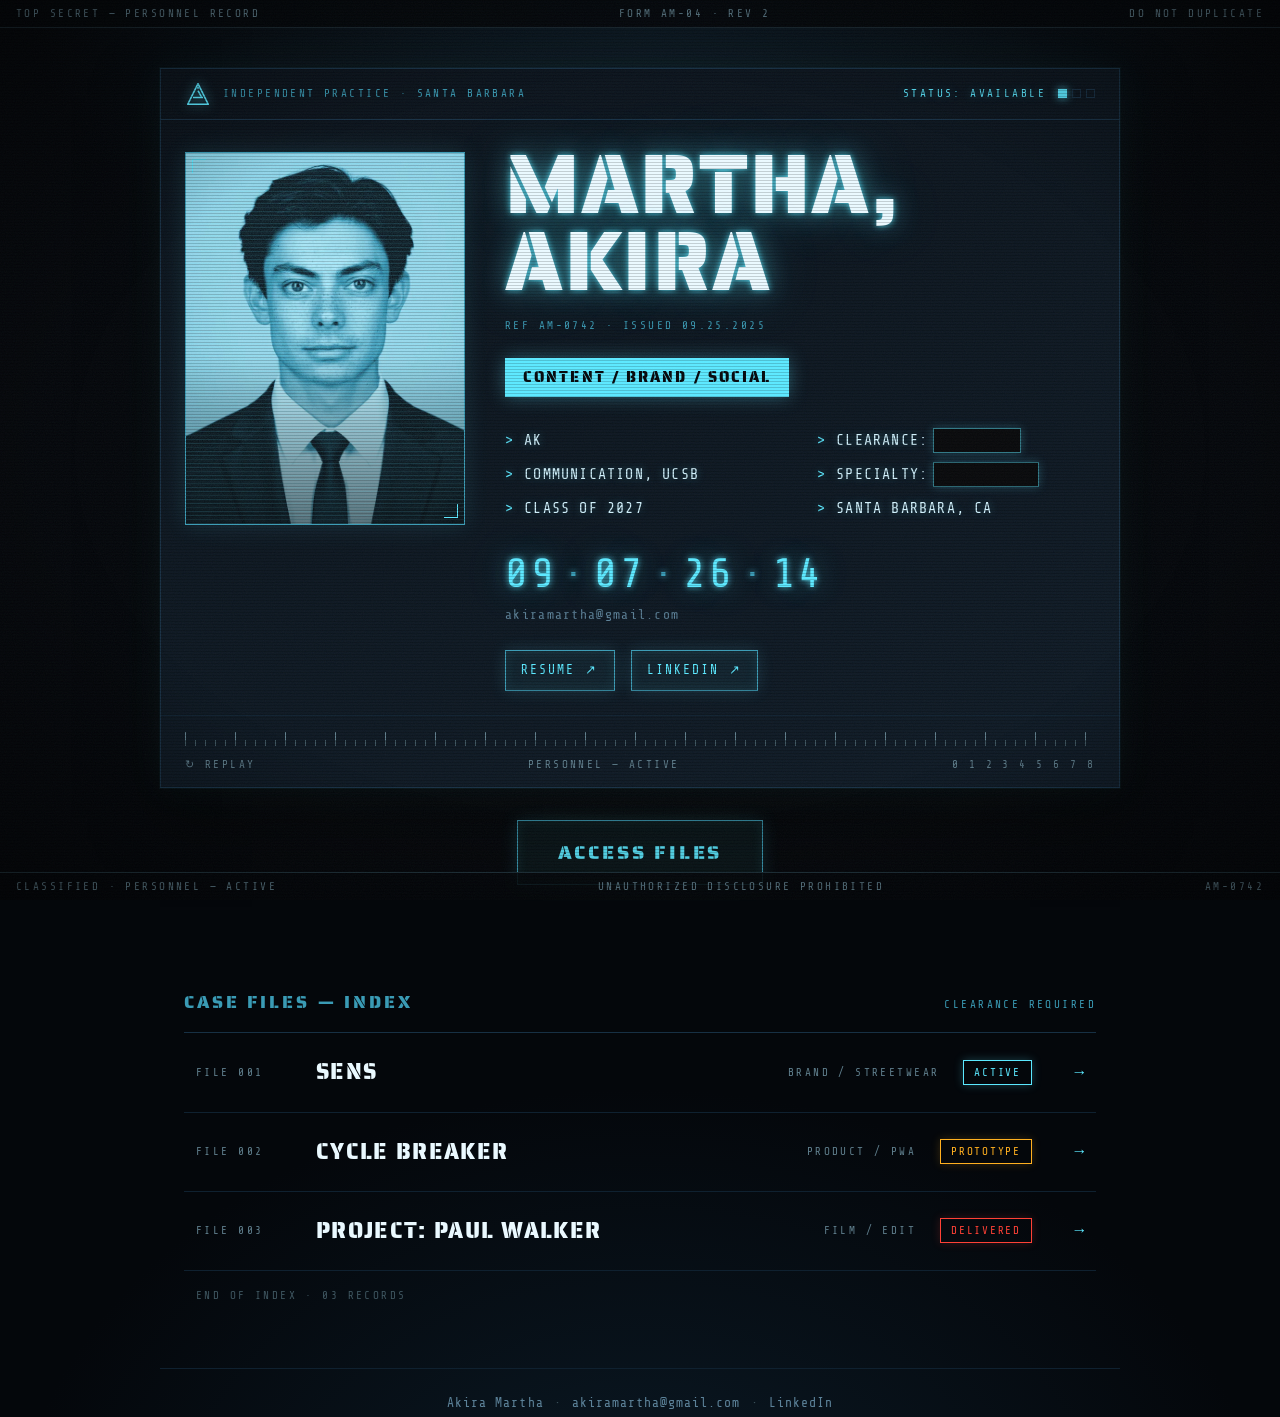
<file: index.html>
<!DOCTYPE html>
<html lang="en">
<head>
  <meta charset="utf-8">
  <meta name="viewport" content="width=device-width, initial-scale=1">
  <meta name="theme-color" content="#04070B">
  <title>Akira Martha — Content, Brand, Social</title>
  <meta name="description" content="Akira Martha (AK) is a Communication student at UC Santa Barbara, class of 2027, working in content creation, brand and social media. Portfolio: SENS streetwear, the Cycle Breaker app, and a short film edit.">

  <meta property="og:type" content="website">
  <meta property="og:title" content="Akira Martha — Content, Brand, Social">
  <meta property="og:description" content="Communication student at UC Santa Barbara working in content, brand and social. Portfolio and case files.">
  <meta property="og:url" content="https://akiramartha.github.io/">
  <meta property="og:image" content="https://akiramartha.github.io/assets/og.png">
  <meta property="og:image:width" content="1200">
  <meta property="og:image:height" content="630">
  <meta name="twitter:card" content="summary_large_image">
  <meta name="twitter:title" content="Akira Martha — Content, Brand, Social">
  <meta name="twitter:description" content="Communication student at UC Santa Barbara working in content, brand and social. Portfolio and case files.">
  <meta name="twitter:image" content="https://akiramartha.github.io/assets/og.png">
  <!-- og:url and og:image above assume the repo publishes at akiramartha.github.io.
       If the site lives at a different address, change those two lines (and the same
       two in files/*.html) to the real address. Nothing else depends on it. -->

  <link rel="icon" href="assets/favicon.svg" type="image/svg+xml">
  <link rel="icon" href="assets/favicon.png" type="image/png" sizes="64x64">
  <link rel="apple-touch-icon" href="assets/favicon.png">

  <link rel="preconnect" href="https://fonts.googleapis.com">
  <link rel="preconnect" href="https://fonts.gstatic.com" crossorigin>
  <link rel="stylesheet" href="https://fonts.googleapis.com/css2?family=Saira+Stencil+One&family=Share+Tech+Mono&display=swap">
  <link rel="stylesheet" href="css/style.css">
</head>
<body>

  <!-- ===== BOOT SEQUENCE ================================================
       Plays once per browser. CSS keyframes only; js/main.js just hides it.
       ==================================================================== -->
  <div id="boot" class="boot">
    <div class="boot-term">
      <ol class="boot-log">
        <li><span>&gt; Initializing secure terminal . . .</span></li>
        <li><span>&gt; Uplink established · node SB-04</span><span class="st st-ok">[ OK ]</span></li>
        <li><span>&gt; Query: personnel record AM-0742</span></li>
        <li><span>&gt; Decrypting archive</span><span class="st st-n">[ 3 files ]</span></li>
        <li><span>&gt; Biometric match</span><span class="st st-ok">[ CONFIRMED ]</span></li>
      </ol>
      <div class="boot-bar" aria-hidden="true"><i></i></div>
      <div class="boot-stamp" aria-hidden="true">Clearance granted</div>
    </div>
    <button id="boot-skip" class="boot-skip" type="button">Skip</button>
  </div>
  <!-- Pre-paint check: returning visitors never see a frame of the boot.
       localStorage throws in some private modes, so the whole thing is wrapped. -->
  <script>try{if(localStorage.getItem("ak-cleared")==="1"){var b=document.getElementById("boot");if(b){b.className+=" boot--off";}}}catch(e){}</script>

  <!-- ===== CRT OVERLAYS (decorative, never interactive) ================= -->
  <div class="crt crt-scan" aria-hidden="true"></div>
  <div class="crt crt-grain" aria-hidden="true"></div>
  <div class="crt crt-vig" aria-hidden="true"></div>

  <!-- ===== CLASSIFICATION RAILS ========================================= -->
  <header class="rail rail-top">
    <span>Top secret — personnel record</span>
    <span class="rail-mid">Form AM-04 · Rev 2</span>
    <span>Do not duplicate</span>
  </header>

  <main>
    <!-- ===== THE CREDENTIAL ============================================= -->
    <section class="landing" aria-label="Personnel credential">
      <article class="card">

        <div class="card-head">
          <div class="issuer">
            <svg class="mark" viewBox="0 0 24 24" width="26" height="26" aria-hidden="true" focusable="false">
              <path d="M12 2.5 L21.5 21.5 H2.5 Z" fill="none" stroke="#5BE8FF" stroke-width="1.4" stroke-linejoin="round"/>
              <path d="M7.4 15.2 H16.6" stroke="#5BE8FF" stroke-width="1.4"/>
              <path d="M12 8.8 L15.4 15.2" stroke="#5BE8FF" stroke-width="1.4"/>
              <circle cx="12" cy="6.2" r="1" fill="#5BE8FF"/>
            </svg>
            <span class="label issuer-text">Independent practice · Santa Barbara</span>
          </div>
          <div class="status">
            <span class="label status-text">Status: Available</span>
            <span class="leds" aria-hidden="true"><i class="led on"></i><i class="led"></i><i class="led"></i></span>
          </div>
        </div>

        <div class="card-body">
          <div id="photo" class="photo">
            <img src="assets/photo.webp" width="600" height="800" alt="Portrait of Akira Martha" fetchpriority="high">
            <span class="static" aria-hidden="true"></span>
            <span class="veil" aria-hidden="true"></span>
            <span class="tick tick-tl" aria-hidden="true"></span>
            <span class="tick tick-br" aria-hidden="true"></span>
          </div>

          <div class="ident">
            <h1 class="name">Martha,<br>Akira</h1>
            <span class="ref label">Ref AM-0742 · Issued 09.25.2025</span>
            <div class="role">Content / Brand / Social</div>

            <ul class="data">
              <li>AK</li>
              <li>Communication, UCSB</li>
              <li>Class of 2027</li>
              <li>Clearance: <span class="redact" tabindex="0">Level 03</span></li>
              <li>Specialty: <span class="redact" tabindex="0">Short-form</span></li>
              <li>Santa Barbara, CA</li>
            </ul>

            <div class="idblock">
              <div>
                <div class="digits">09<b>·</b>07<b>·</b>26<b>·</b>14</div>
                <a class="email" href="mailto:akiramartha@gmail.com">akiramartha@gmail.com</a>
              </div>
              <div class="controls">
                <a class="ctl" href="assets/akira-martha-resume.pdf" target="_blank" rel="noopener">Resume <span aria-hidden="true">↗</span></a>
                <a class="ctl" href="https://www.linkedin.com/in/akira-martha-a48876306" target="_blank" rel="noopener">LinkedIn <span aria-hidden="true">↗</span></a>
              </div>
            </div>
          </div>
        </div>

        <div class="card-foot">
          <div class="scale" aria-hidden="true"></div>
          <div class="card-status">
            <a id="replay" class="replay" href="#top">↻ Replay</a>
            <span class="mid">Personnel — active</span>
            <span aria-hidden="true">0 1 2 3 4 5 6 7 8</span>
          </div>
        </div>
      </article>

      <div class="access-wrap">
        <a id="access" class="access" href="#files">Access files</a>
      </div>
    </section>

    <!-- ===== THE FILE INDEX =============================================
         To add a project: copy files/_TEMPLATE.html, fill it in, then copy
         one <a class="file"> row below and change its four values.
         Status tag is one of: active · proto · delivered · archived
         ================================================================== -->
    <section id="files" class="files" aria-labelledby="files-title">
      <div class="files-head">
        <h2 id="files-title">Case files — index</h2>
        <span class="label">Clearance required</span>
      </div>

      <nav class="file-list" aria-label="Project files">
        <a class="file" href="files/001-sens.html">
          <span class="num">File 001</span>
          <span class="title">SENS</span>
          <span class="kind">Brand / Streetwear</span>
          <span class="tag active">Active</span>
          <span class="arrow" aria-hidden="true">→</span>
        </a>
        <a class="file" href="files/002-cycle-breaker.html">
          <span class="num">File 002</span>
          <span class="title">Cycle Breaker</span>
          <span class="kind">Product / PWA</span>
          <span class="tag proto">Prototype</span>
          <span class="arrow" aria-hidden="true">→</span>
        </a>
        <a class="file" href="files/003-paul-walker.html">
          <span class="num">File 003</span>
          <span class="title">Project: Paul Walker</span>
          <span class="kind">Film / Edit</span>
          <span class="tag delivered">Delivered</span>
          <span class="arrow" aria-hidden="true">→</span>
        </a>
        <!-- FOURTH PROJECT: uncomment this row and edit the four values.
             The page it points to should be a copy of files/_TEMPLATE.html.
        <a class="file" href="files/004-project-name.html">
          <span class="num">File 004</span>
          <span class="title">Project Name</span>
          <span class="kind">Category / Type</span>
          <span class="tag active">Active</span>
          <span class="arrow" aria-hidden="true">→</span>
        </a>
        -->
      </nav>
      <p class="files-end">End of index</p>
    </section>
  </main>

  <footer class="site-foot">
    Akira Martha<span class="sep">·</span><a href="mailto:akiramartha@gmail.com">akiramartha@gmail.com</a><span class="sep">·</span><a href="https://www.linkedin.com/in/akira-martha-a48876306" target="_blank" rel="noopener">LinkedIn</a>
  </footer>

  <div class="rail rail-bottom" aria-hidden="true">
    <span>Classified · personnel — active</span>
    <span class="rail-mid">Unauthorized disclosure prohibited</span>
    <span>AM-0742</span>
  </div>

  <script src="js/main.js"></script>
</body>
</html>
</file>
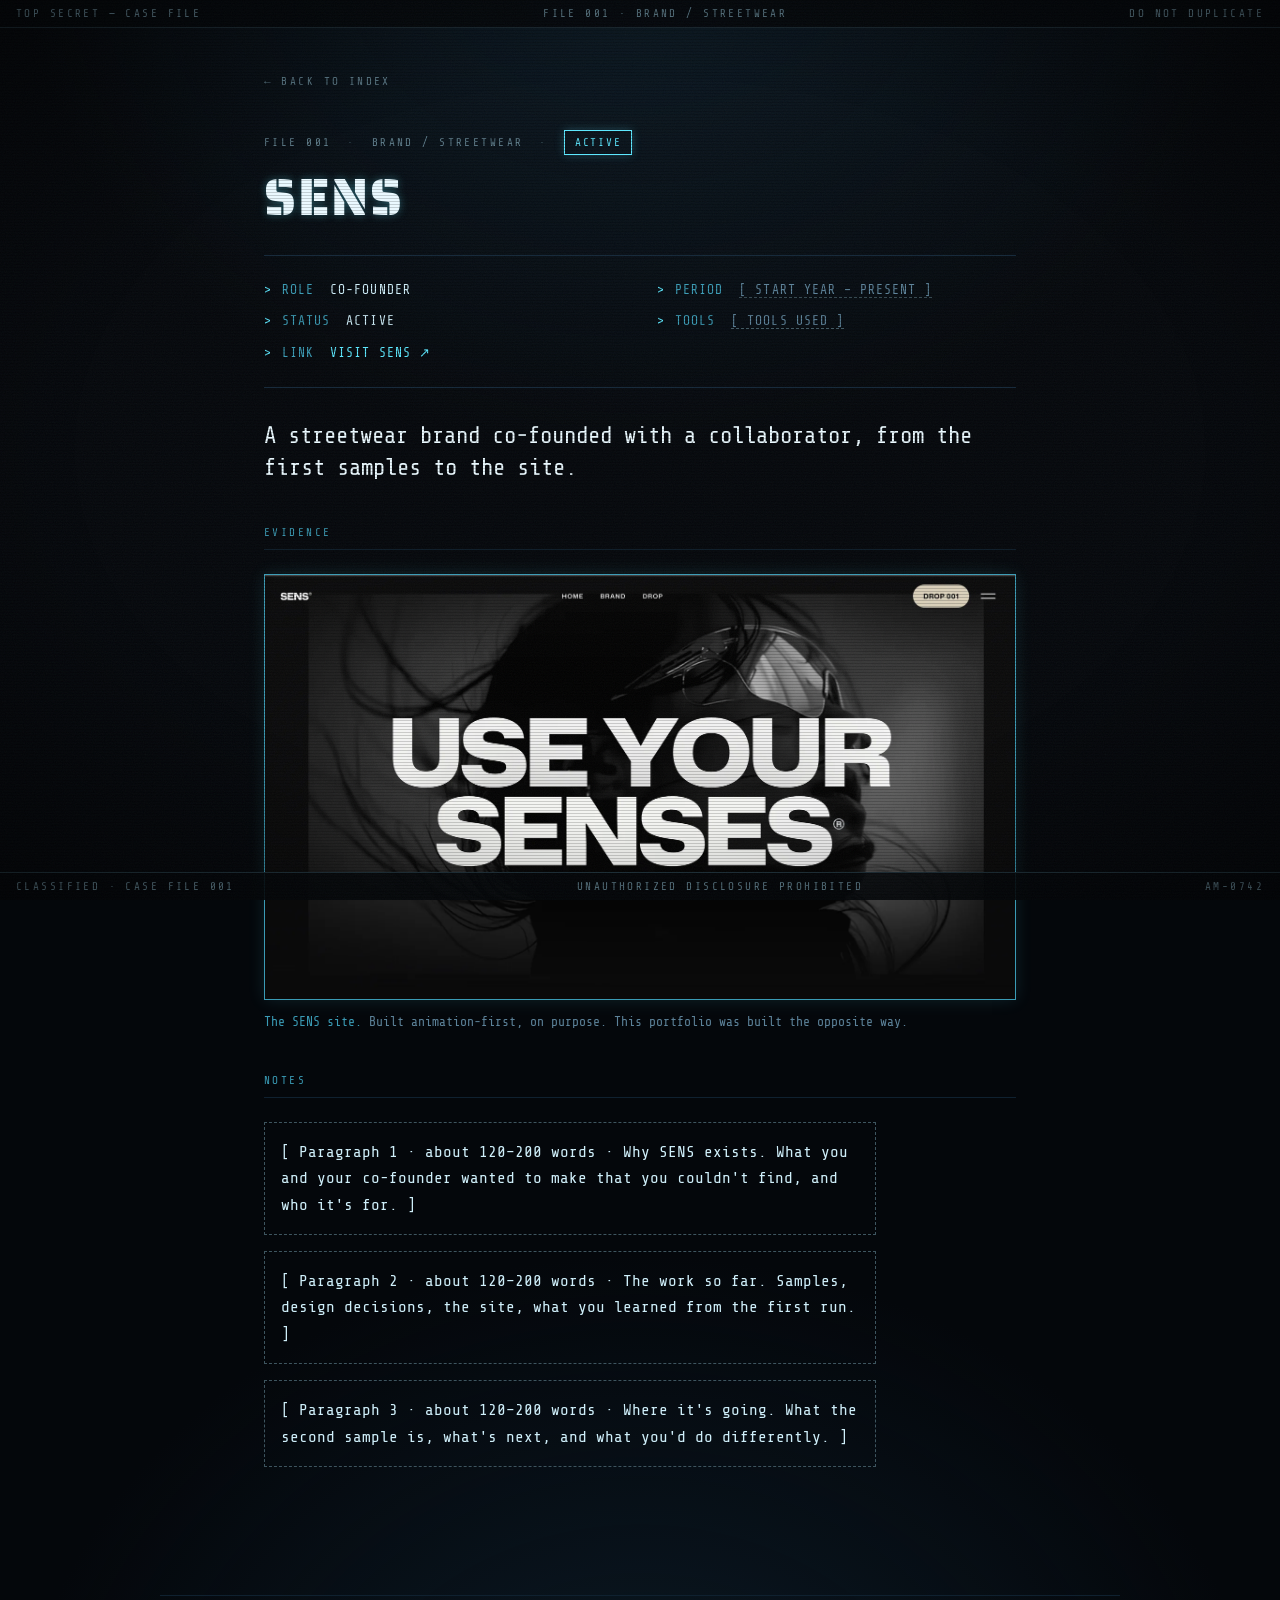
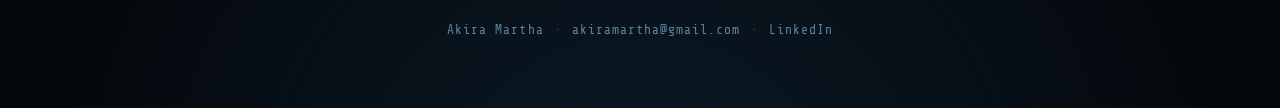
<file: files/001-sens.html>
<!DOCTYPE html>
<html lang="en">
<head>
  <meta charset="utf-8">
  <meta name="viewport" content="width=device-width, initial-scale=1">
  <meta name="theme-color" content="#04070B">
  <title>SENS — Akira Martha</title>
  <meta name="description" content="SENS is a streetwear brand co-founded by Akira Martha. Case file 001 of his portfolio: the brand, the first samples and the site.">
  <meta property="og:type" content="article">
  <meta property="og:title" content="SENS — Akira Martha">
  <meta property="og:description" content="A streetwear brand co-founded by Akira Martha. Case file 001.">
  <meta property="og:url" content="https://akiramartha.github.io/files/001-sens.html">
  <meta property="og:image" content="https://akiramartha.github.io/assets/og.png">
  <meta name="twitter:card" content="summary_large_image">
  <link rel="icon" href="../assets/favicon.svg" type="image/svg+xml">
  <link rel="icon" href="../assets/favicon.png" type="image/png" sizes="64x64">
  <link rel="preconnect" href="https://fonts.googleapis.com">
  <link rel="preconnect" href="https://fonts.gstatic.com" crossorigin>
  <link rel="stylesheet" href="https://fonts.googleapis.com/css2?family=Saira+Stencil+One&family=Share+Tech+Mono&display=swap">
  <link rel="stylesheet" href="../css/style.css">
</head>
<body>

  <div class="crt crt-scan" aria-hidden="true"></div>
  <div class="crt crt-grain" aria-hidden="true"></div>
  <div class="crt crt-vig" aria-hidden="true"></div>

  <header class="rail rail-top">
    <span>Top secret — case file</span>
    <span class="rail-mid">File 001 · Brand / Streetwear</span>
    <span>Do not duplicate</span>
  </header>

  <main class="dossier">
    <a class="back" href="../index.html#files">← Back to index</a>

    <div class="file-meta">
      <span>File 001</span>
      <span class="sep">·</span>
      <span>Brand / Streetwear</span>
      <span class="sep">·</span>
      <span class="tag active">Active</span>
    </div>

    <h1>SENS</h1>

    <ul class="meta">
      <li><span class="k">Role</span> <span class="v">Co-founder</span></li>
      <!-- PERIOD: when SENS started, e.g. "2025 – present" -->
      <li><span class="k">Period</span> <span class="v"><span class="todo-inline">[ start year – present ]</span></span></li>
      <li><span class="k">Status</span> <span class="v">Active</span></li>
      <!-- TOOLS: what you actually use for SENS, e.g. design, content, site -->
      <li><span class="k">Tools</span> <span class="v"><span class="todo-inline">[ tools used ]</span></span></li>
      <li><span class="k">Link</span> <a class="v" href="https://sensclo.netlify.app/" target="_blank" rel="noopener">Visit SENS ↗</a></li>
    </ul>

    <!-- ONE SENTENCE: replace with your own line about what SENS is. Keep it plain. -->
    <p class="lede">A streetwear brand co-founded with a collaborator, from the first samples to the site.</p>

    <h2 class="section-head">Evidence</h2>
    <div class="evidence">
      <!-- SCREENSHOT: add images to assets/ named 001-something.webp (WebP, 1600px wide max).
           Set width/height to the real pixel size. Every image needs a caption.
           Copy the <figure> block once per image. -->
      <figure class="shot">
        <img src="../assets/001-sample.webp" width="1600" height="905" alt="The SENS site landing page, black and white, with USE YOUR SENSES set across it" loading="lazy">
        <figcaption><b>The SENS site.</b> Built animation-first, on purpose. This portfolio was built the opposite way.</figcaption>
      </figure>
    </div>

    <h2 class="section-head">Notes</h2>
    <div class="notes">
      <!-- NOTES: 2–4 short paragraphs, roughly 120–200 words each, written by AK.
           Replace each <p class="todo"> with a plain <p>. -->
      <p class="todo">[ Paragraph 1 · about 120–200 words · Why SENS exists. What you and your co-founder wanted to make that you couldn't find, and who it's for. ]</p>
      <p class="todo">[ Paragraph 2 · about 120–200 words · The work so far. Samples, design decisions, the site, what you learned from the first run. ]</p>
      <p class="todo">[ Paragraph 3 · about 120–200 words · Where it's going. What the second sample is, what's next, and what you'd do differently. ]</p>
    </div>
  </main>

  <footer class="site-foot">
    Akira Martha<span class="sep">·</span><a href="mailto:akiramartha@gmail.com">akiramartha@gmail.com</a><span class="sep">·</span><a href="https://www.linkedin.com/in/akira-martha-a48876306" target="_blank" rel="noopener">LinkedIn</a>
  </footer>

  <div class="rail rail-bottom" aria-hidden="true">
    <span>Classified · case file 001</span>
    <span class="rail-mid">Unauthorized disclosure prohibited</span>
    <span>AM-0742</span>
  </div>

</body>
</html>
</file>
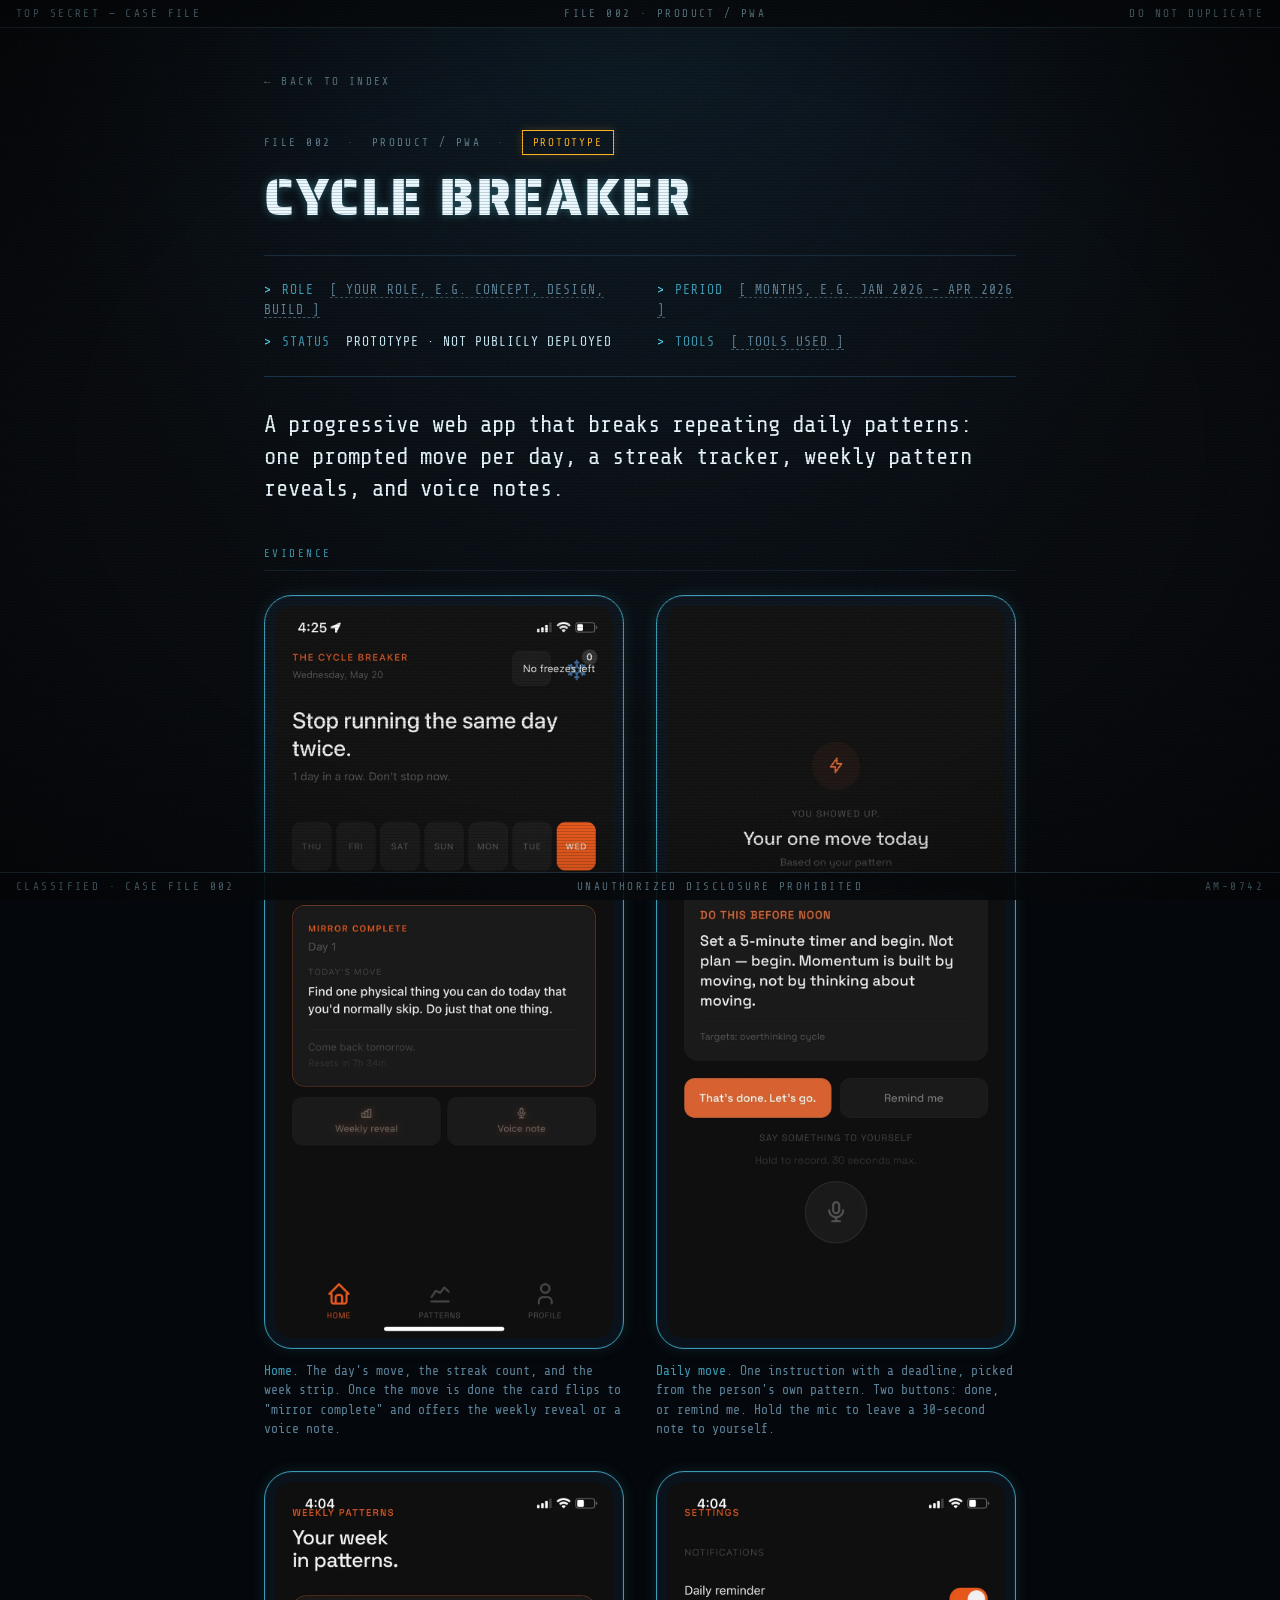
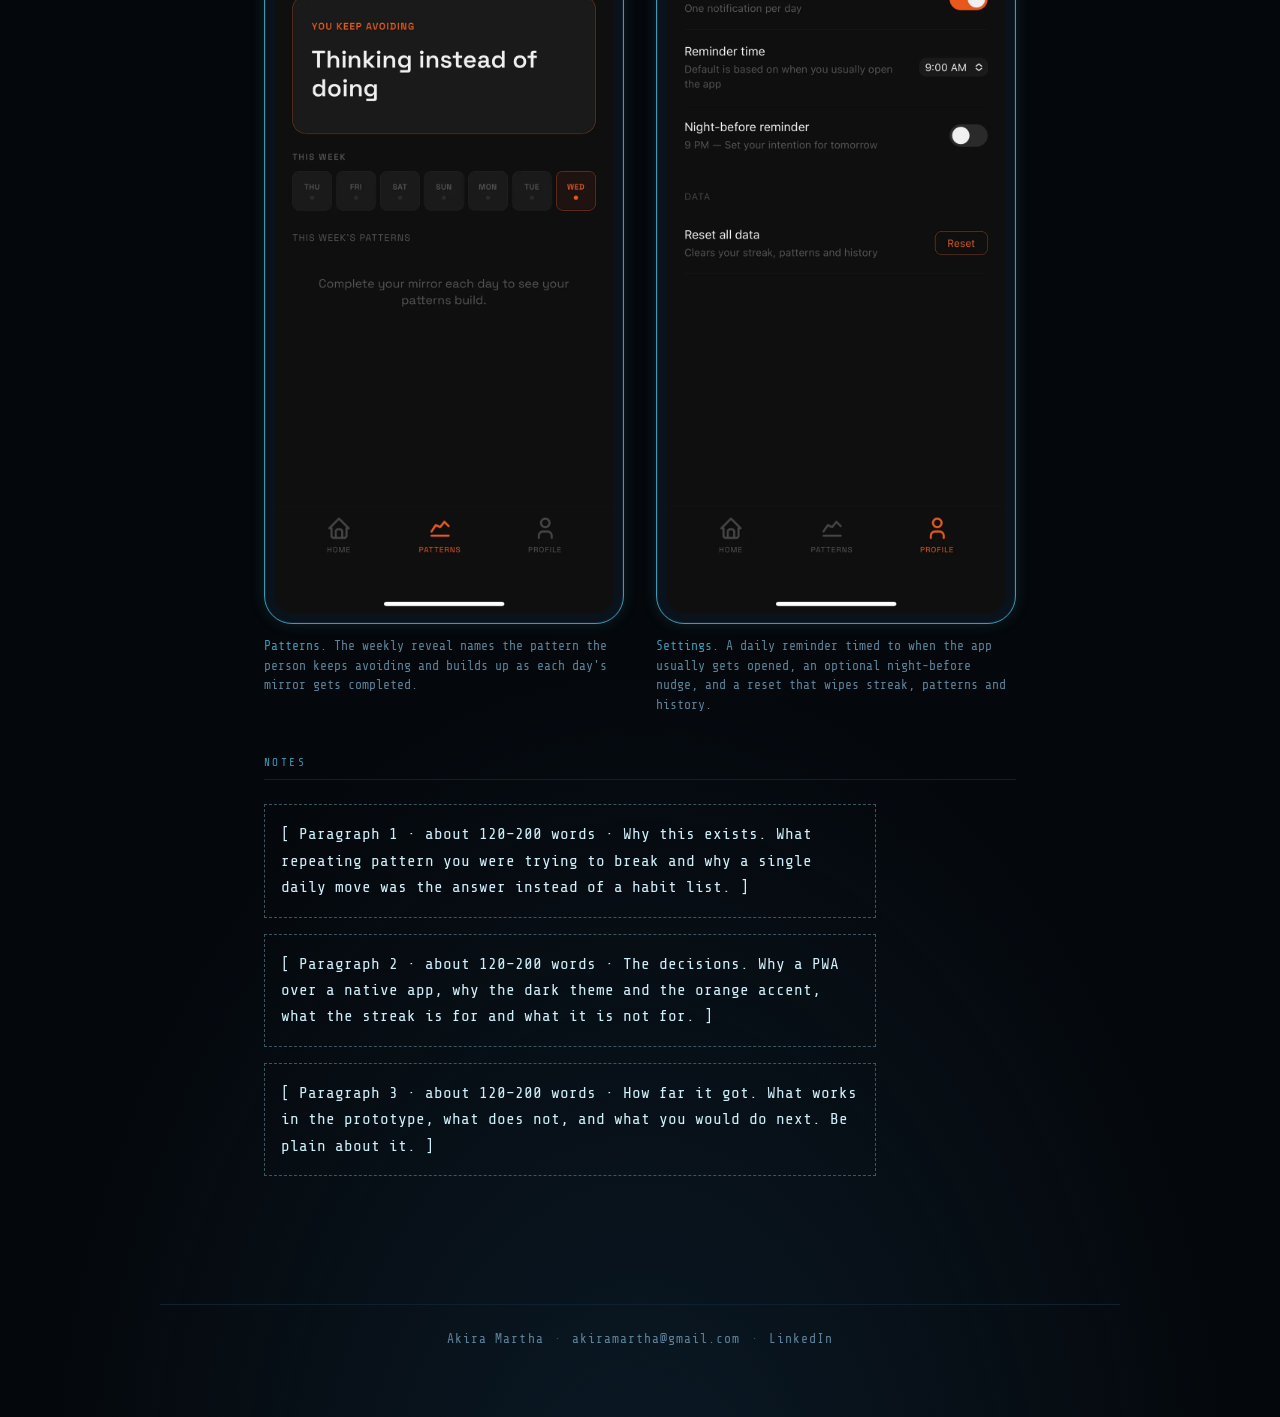
<file: files/002-cycle-breaker.html>
<!DOCTYPE html>
<html lang="en">
<head>
  <meta charset="utf-8">
  <meta name="viewport" content="width=device-width, initial-scale=1">
  <meta name="theme-color" content="#04070B">
  <title>Cycle Breaker — Akira Martha</title>
  <meta name="description" content="Cycle Breaker is a progressive web app prototype by Akira Martha that breaks repeating daily patterns with one prompted move a day, a streak tracker, weekly pattern reveals and voice notes.">
  <meta property="og:type" content="article">
  <meta property="og:title" content="Cycle Breaker — Akira Martha">
  <meta property="og:description" content="A progressive web app prototype that breaks repeating daily patterns. Case file 002.">
  <meta property="og:url" content="https://akiramartha.github.io/files/002-cycle-breaker.html">
  <meta property="og:image" content="https://akiramartha.github.io/assets/og.png">
  <meta name="twitter:card" content="summary_large_image">
  <link rel="icon" href="../assets/favicon.svg" type="image/svg+xml">
  <link rel="icon" href="../assets/favicon.png" type="image/png" sizes="64x64">
  <link rel="preconnect" href="https://fonts.googleapis.com">
  <link rel="preconnect" href="https://fonts.gstatic.com" crossorigin>
  <link rel="stylesheet" href="https://fonts.googleapis.com/css2?family=Saira+Stencil+One&family=Share+Tech+Mono&display=swap">
  <link rel="stylesheet" href="../css/style.css">
</head>
<body>

  <div class="crt crt-scan" aria-hidden="true"></div>
  <div class="crt crt-grain" aria-hidden="true"></div>
  <div class="crt crt-vig" aria-hidden="true"></div>

  <header class="rail rail-top">
    <span>Top secret — case file</span>
    <span class="rail-mid">File 002 · Product / PWA</span>
    <span>Do not duplicate</span>
  </header>

  <main class="dossier">
    <a class="back" href="../index.html#files">← Back to index</a>

    <div class="file-meta">
      <span>File 002</span>
      <span class="sep">·</span>
      <span>Product / PWA</span>
      <span class="sep">·</span>
      <span class="tag proto">Prototype</span>
    </div>

    <h1>Cycle Breaker</h1>

    <ul class="meta">
      <li><span class="k">Role</span> <span class="v"><span class="todo-inline">[ your role, e.g. concept, design, build ]</span></span></li>
      <li><span class="k">Period</span> <span class="v"><span class="todo-inline">[ months, e.g. Jan 2026 – Apr 2026 ]</span></span></li>
      <li><span class="k">Status</span> <span class="v">Prototype · not publicly deployed</span></li>
      <li><span class="k">Tools</span> <span class="v"><span class="todo-inline">[ tools used ]</span></span></li>
      <!-- No LINK row: Cycle Breaker has no public URL. Leave it out rather than fake one. -->
    </ul>

    <p class="lede">A progressive web app that breaks repeating daily patterns: one prompted move per day, a streak tracker, weekly pattern reveals, and voice notes.</p>

    <h2 class="section-head">Evidence</h2>
    <div class="evidence two-up">
      <figure class="phone">
        <img src="../assets/002-home.webp" width="900" height="1948" alt="Cycle Breaker home screen" loading="lazy">
        <figcaption><b>Home.</b> The day's move, the streak count, and the week strip. Once the move is done the card flips to "mirror complete" and offers the weekly reveal or a voice note.</figcaption>
      </figure>
      <figure class="phone">
        <img src="../assets/002-daily-move.webp" width="900" height="1948" alt="Cycle Breaker daily move screen" loading="lazy">
        <figcaption><b>Daily move.</b> One instruction with a deadline, picked from the person's own pattern. Two buttons: done, or remind me. Hold the mic to leave a 30-second note to yourself.</figcaption>
      </figure>
      <figure class="phone">
        <img src="../assets/002-patterns.webp" width="900" height="1948" alt="Cycle Breaker weekly patterns screen" loading="lazy">
        <figcaption><b>Patterns.</b> The weekly reveal names the pattern the person keeps avoiding and builds up as each day's mirror gets completed.</figcaption>
      </figure>
      <figure class="phone">
        <img src="../assets/002-settings.webp" width="900" height="1948" alt="Cycle Breaker settings screen" loading="lazy">
        <figcaption><b>Settings.</b> A daily reminder timed to when the app usually gets opened, an optional night-before nudge, and a reset that wipes streak, patterns and history.</figcaption>
      </figure>
    </div>

    <h2 class="section-head">Notes</h2>
    <div class="notes">
      <!-- NOTES: 2–4 short paragraphs, roughly 120–200 words each, written by AK.
           What the problem was, what you decided, what you'd change, how far it got.
           Replace each <p class="todo"> with a plain <p>. -->
      <p class="todo">[ Paragraph 1 · about 120–200 words · Why this exists. What repeating pattern you were trying to break and why a single daily move was the answer instead of a habit list. ]</p>
      <p class="todo">[ Paragraph 2 · about 120–200 words · The decisions. Why a PWA over a native app, why the dark theme and the orange accent, what the streak is for and what it is not for. ]</p>
      <p class="todo">[ Paragraph 3 · about 120–200 words · How far it got. What works in the prototype, what does not, and what you would do next. Be plain about it. ]</p>
    </div>
  </main>

  <footer class="site-foot">
    Akira Martha<span class="sep">·</span><a href="mailto:akiramartha@gmail.com">akiramartha@gmail.com</a><span class="sep">·</span><a href="https://www.linkedin.com/in/akira-martha-a48876306" target="_blank" rel="noopener">LinkedIn</a>
  </footer>

  <div class="rail rail-bottom" aria-hidden="true">
    <span>Classified · case file 002</span>
    <span class="rail-mid">Unauthorized disclosure prohibited</span>
    <span>AM-0742</span>
  </div>

</body>
</html>
</file>
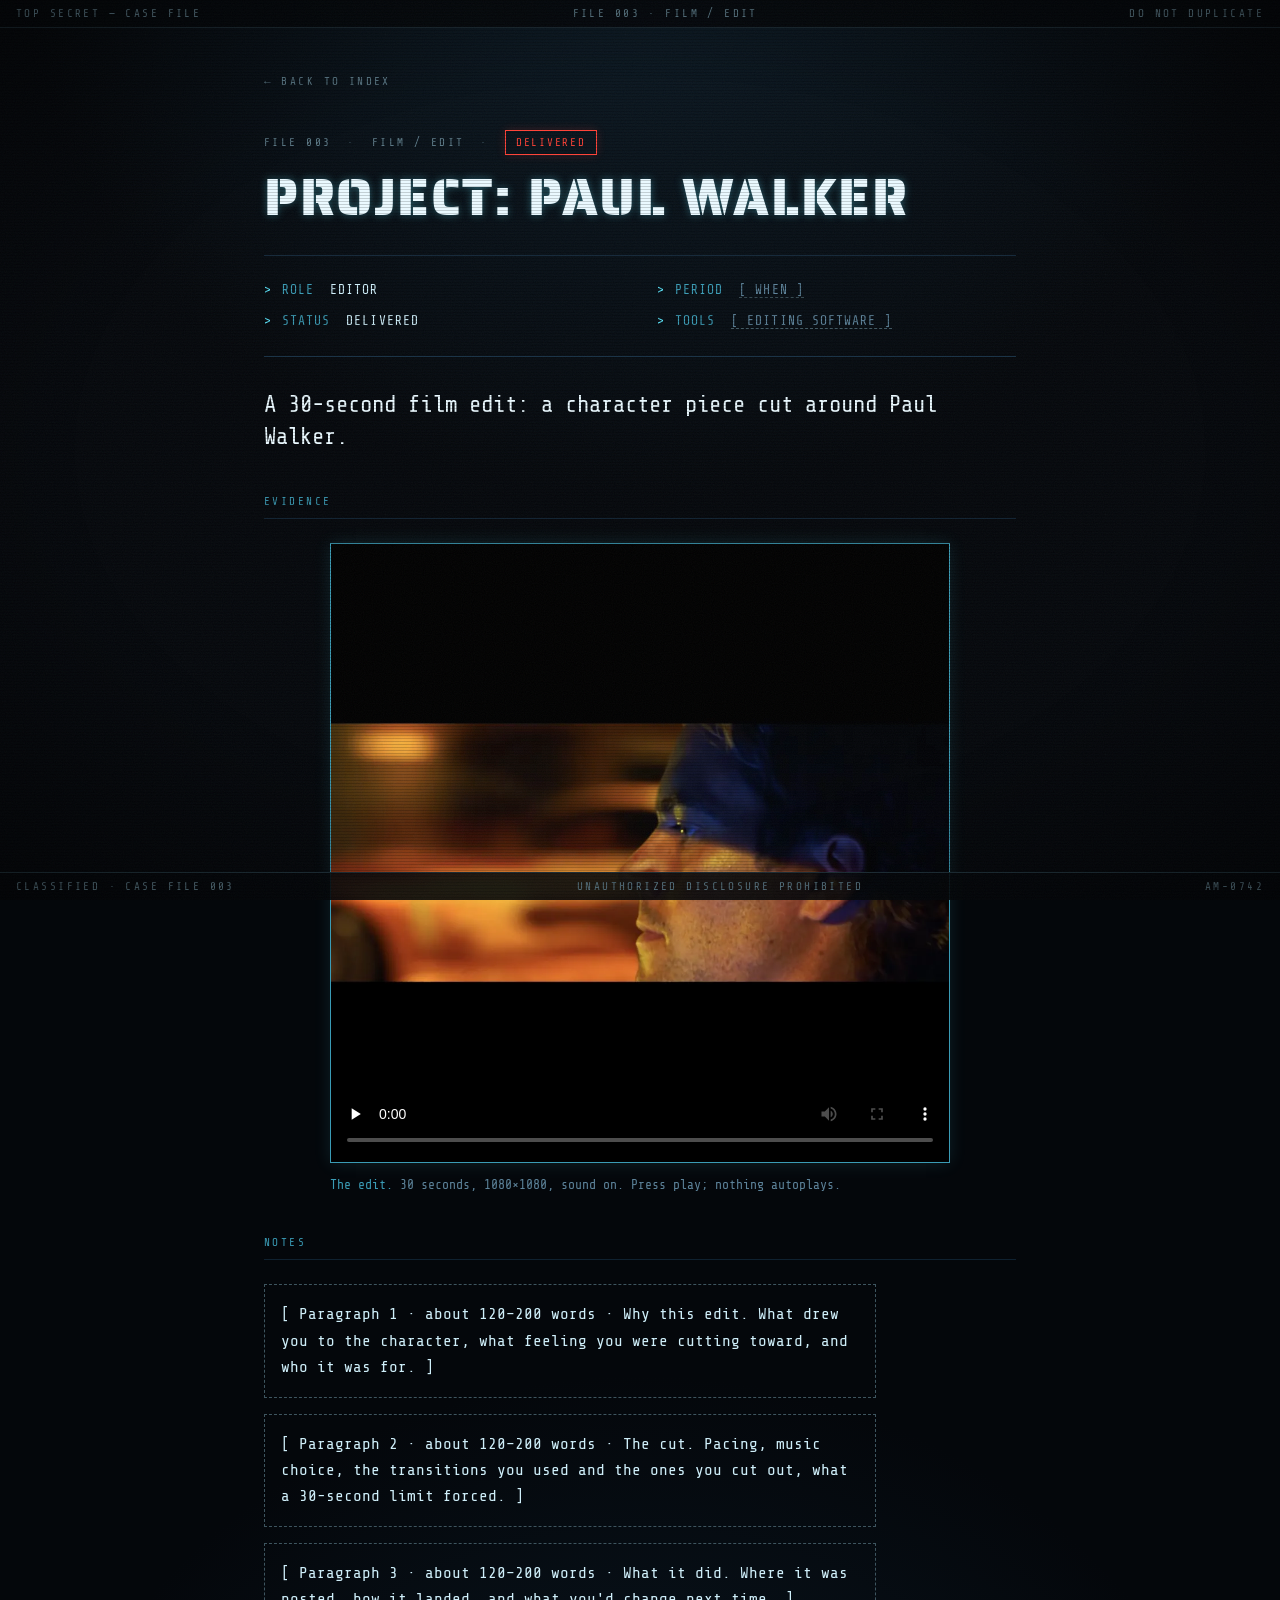
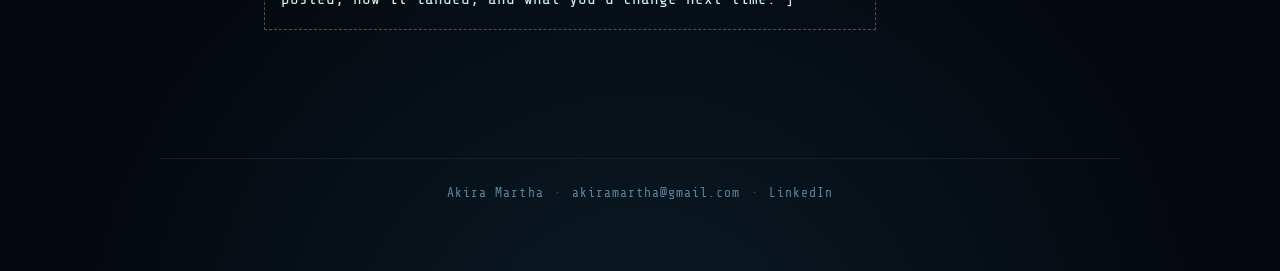
<file: files/003-paul-walker.html>
<!DOCTYPE html>
<html lang="en">
<head>
  <meta charset="utf-8">
  <meta name="viewport" content="width=device-width, initial-scale=1">
  <meta name="theme-color" content="#04070B">
  <title>Project: Paul Walker — Akira Martha</title>
  <meta name="description" content="Project: Paul Walker is a 30-second character film edit cut by Akira Martha. Case file 003 of his portfolio, with the video.">
  <meta property="og:type" content="article">
  <meta property="og:title" content="Project: Paul Walker — Akira Martha">
  <meta property="og:description" content="A 30-second character edit cut by Akira Martha. Case file 003.">
  <meta property="og:url" content="https://akiramartha.github.io/files/003-paul-walker.html">
  <meta property="og:image" content="https://akiramartha.github.io/assets/og.png">
  <meta name="twitter:card" content="summary_large_image">
  <link rel="icon" href="../assets/favicon.svg" type="image/svg+xml">
  <link rel="icon" href="../assets/favicon.png" type="image/png" sizes="64x64">
  <link rel="preconnect" href="https://fonts.googleapis.com">
  <link rel="preconnect" href="https://fonts.gstatic.com" crossorigin>
  <link rel="stylesheet" href="https://fonts.googleapis.com/css2?family=Saira+Stencil+One&family=Share+Tech+Mono&display=swap">
  <link rel="stylesheet" href="../css/style.css">
</head>
<body>

  <div class="crt crt-scan" aria-hidden="true"></div>
  <div class="crt crt-grain" aria-hidden="true"></div>
  <div class="crt crt-vig" aria-hidden="true"></div>

  <header class="rail rail-top">
    <span>Top secret — case file</span>
    <span class="rail-mid">File 003 · Film / Edit</span>
    <span>Do not duplicate</span>
  </header>

  <main class="dossier">
    <a class="back" href="../index.html#files">← Back to index</a>

    <div class="file-meta">
      <span>File 003</span>
      <span class="sep">·</span>
      <span>Film / Edit</span>
      <span class="sep">·</span>
      <span class="tag delivered">Delivered</span>
    </div>

    <h1>Project: Paul Walker</h1>

    <ul class="meta">
      <li><span class="k">Role</span> <span class="v">Editor</span></li>
      <!-- PERIOD: when you cut it, e.g. "Spring 2026" -->
      <li><span class="k">Period</span> <span class="v"><span class="todo-inline">[ when ]</span></span></li>
      <li><span class="k">Status</span> <span class="v">Delivered</span></li>
      <!-- TOOLS: what you cut it in, e.g. "CapCut" -->
      <li><span class="k">Tools</span> <span class="v"><span class="todo-inline">[ editing software ]</span></span></li>
      <!-- No LINK row: the video is hosted here, not on another site. -->
    </ul>

    <p class="lede">A 30-second film edit: a character piece cut around Paul Walker.</p>

    <h2 class="section-head">Evidence</h2>
    <figure class="video">
      <video controls preload="none" playsinline poster="../assets/paul-walker-poster.webp" width="1080" height="1080">
        <source src="../assets/paul-walker.mp4" type="video/mp4">
        Your browser can't play this video here. <a href="../assets/paul-walker.mp4">Download the MP4</a> instead.
      </video>
      <figcaption><b>The edit.</b> 30 seconds, 1080×1080, sound on. Press play; nothing autoplays.</figcaption>
    </figure>

    <h2 class="section-head">Notes</h2>
    <div class="notes">
      <!-- NOTES: 2–4 short paragraphs, roughly 120–200 words each, written by AK.
           Replace each <p class="todo"> with a plain <p>. -->
      <p class="todo">[ Paragraph 1 · about 120–200 words · Why this edit. What drew you to the character, what feeling you were cutting toward, and who it was for. ]</p>
      <p class="todo">[ Paragraph 2 · about 120–200 words · The cut. Pacing, music choice, the transitions you used and the ones you cut out, what a 30-second limit forced. ]</p>
      <p class="todo">[ Paragraph 3 · about 120–200 words · What it did. Where it was posted, how it landed, and what you'd change next time. ]</p>
    </div>
  </main>

  <footer class="site-foot">
    Akira Martha<span class="sep">·</span><a href="mailto:akiramartha@gmail.com">akiramartha@gmail.com</a><span class="sep">·</span><a href="https://www.linkedin.com/in/akira-martha-a48876306" target="_blank" rel="noopener">LinkedIn</a>
  </footer>

  <div class="rail rail-bottom" aria-hidden="true">
    <span>Classified · case file 003</span>
    <span class="rail-mid">Unauthorized disclosure prohibited</span>
    <span>AM-0742</span>
  </div>

</body>
</html>
</file>
<file: css/style.css>
/* ==========================================================================
   AKIRA MARTHA — PORTFOLIO STYLESHEET
   One file for every page. Sections, in order:
     1. TOKENS       every color, size, glow and spacing value lives here
     2. BASE         resets, type, links, focus
     3. CRT          the three fixed overlays (scanlines, grain, vignette)
     4. RAILS        the classification bars pinned top and bottom
     5. BOOT         the one-time terminal boot sequence
     6. CREDENTIAL   the ID card on the landing page
     7. FILE INDEX   the numbered record list
     8. DOSSIER      project pages (files/*.html)
     9. FOOTER
    10. RESPONSIVE   the stacked card below 760px, tightening to 360px
    11. MOTION       prefers-reduced-motion: everything off, cleared state shown
   ========================================================================== */


/* ==========================================================================
   1. TOKENS
   Change a value here and it changes everywhere. To move the whole site from
   cyan to amber, swap --phos, --phos-dim and the four rgba() glow colors.
   ========================================================================== */
:root {
  /* --- Ground and surfaces --- */
  --void:        #04070B;   /* page background */
  --wash:        #0B1A26;   /* the two soft radial washes on the ground */
  --panel:       #0A121B;   /* credential surface, start of gradient */
  --panel-2:     #0E1A26;   /* credential surface, end of gradient */
  --line:        #173044;   /* hairline */
  --line-soft:   #0F2130;   /* softer hairline */

  /* --- Signal (cyan phosphor) --- */
  --phos:        #5BE8FF;   /* live data */
  --phos-dim:    #3A9BB5;   /* labels, secondary chrome */
  --phos-rgb:    91, 232, 255;
  --ink:         #CFEFFA;   /* readable text */
  --ink-bright:  #EAF9FF;   /* the name */
  --muted:       #5C8299;   /* captions, footer */
  --on-phos:     #04070B;   /* dark text on a phosphor block */

  /* --- Structure (steel, no glow) --- */
  --steel:       #5F7E8C;
  --steel-dim:   #3E555F;
  --steel-line:  #1D2F38;

  /* --- Redaction bars (black ink, cyan edge) --- */
  --redact:      #08090B;
  --redact-edge: rgba(91, 232, 255, .5);
  --redact-glow: rgba(91, 232, 255, .25);

  /* --- Rationed colors --- */
  --hazard:      #FF4136;   /* CLEARANCE GRANTED stamp, delivered/archived tags */
  --hazard-rgb:  255, 65, 54;
  --amber:       #FFB020;   /* prototype tag, boot file count */
  --ok:          #4BE38A;   /* [ OK ] and [ CONFIRMED ] in the boot log only */

  /* --- Type --- */
  --font-stencil: "Saira Stencil One", "Arial Narrow", Impact, sans-serif;
  --font-mono:    "Share Tech Mono", "SFMono-Regular", Menlo, Consolas, "Liberation Mono", monospace;
  --fs-body:      16px;
  --fs-small:     13px;
  --fs-label:     11px;
  --fs-row:       15px;
  --fs-name:      clamp(52px, 8vw, 84px);
  --fs-digits:    clamp(30px, 5vw, 42px);
  --fs-title:     clamp(34px, 5vw, 52px);
  --fs-lede:      clamp(19px, 2.4vw, 23px);
  --track-label:  .22em;
  --track-wide:   .16em;
  --track-stencil:.06em;
  --measure:      68ch;

  /* --- Spacing (8px baseline) --- */
  --s1: 8px;  --s2: 16px; --s3: 24px; --s4: 32px; --s5: 40px; --s6: 48px; --s8: 64px;
  --row-gap: 11px;  /* data grid rows */
  --col-gap: 34px;  /* data grid columns */

  /* --- Glow. Tune these once real screenshots are in. --- */
  --glow-heavy: 0 0 6px rgba(var(--phos-rgb), .85), 0 0 26px rgba(var(--phos-rgb), .45), 0 0 60px rgba(var(--phos-rgb), .22);
  --glow-row:   0 0 9px rgba(var(--phos-rgb), .35);
  --glow-box:   inset 0 0 12px rgba(var(--phos-rgb), .10), 0 0 16px rgba(var(--phos-rgb), .16);
  --glow-box-hover: inset 0 0 18px rgba(var(--phos-rgb), .22), 0 0 28px rgba(var(--phos-rgb), .32);
  --glow-photo: inset 0 0 40px rgba(var(--phos-rgb), .18), 0 0 22px rgba(var(--phos-rgb), .14);
  --glow-hazard: 0 0 8px rgba(var(--hazard-rgb), .9), 0 0 28px rgba(var(--hazard-rgb), .55), 0 0 70px rgba(var(--hazard-rgb), .3);

  /* --- Motion --- */
  --t-hover: 180ms ease;
  --t-redact: 200ms ease;
  --t-decrypt: 850ms ease;

  /* --- Layout --- */
  --card-w: 960px;
  --rail-h: 28px;
  --z-rail: 50; --z-boot: 80; --z-skip: 85; --z-crt: 90;
}


/* ==========================================================================
   2. BASE
   ========================================================================== */
*, *::before, *::after { box-sizing: border-box; }

html {
  background: var(--void);
  color: var(--ink);
  font-family: var(--font-mono);
  font-size: var(--fs-body);
  line-height: 1.55;
  -webkit-text-size-adjust: 100%;
  scroll-behavior: smooth;
}

body {
  margin: 0;
  min-height: 100vh;
  padding: var(--rail-h) 0;
  background:
    radial-gradient(ellipse 70% 45% at 50% -5%, var(--wash) 0%, rgba(11, 26, 38, 0) 70%),
    radial-gradient(ellipse 70% 45% at 50% 105%, var(--wash) 0%, rgba(11, 26, 38, 0) 70%),
    var(--void);
}

h1, h2, h3 { margin: 0; font-weight: 400; }
p { margin: 0 0 var(--s2); }
img, video { display: block; max-width: 100%; height: auto; }
ol, ul { margin: 0; padding: 0; list-style: none; }
figure { margin: 0; }
button { font: inherit; color: inherit; background: none; border: 0; padding: 0; cursor: pointer; }

a { color: var(--phos); text-decoration: none; transition: color var(--t-hover), text-shadow var(--t-hover); }
a:hover { text-shadow: var(--glow-row); }

:focus { outline: none; }
:focus-visible { outline: 2px solid var(--phos); outline-offset: 3px; box-shadow: 0 0 12px rgba(var(--phos-rgb), .5); }

/* Labels: all caps, wide tracked, small. Metadata only, never a sentence. */
.label {
  font-size: var(--fs-label);
  letter-spacing: var(--track-label);
  text-transform: uppercase;
  color: var(--phos-dim);
}

.stencil {
  font-family: var(--font-stencil);
  letter-spacing: var(--track-stencil);
  text-transform: uppercase;
}

.wrap { width: 100%; max-width: var(--card-w); margin: 0 auto; padding: 0 var(--s3); }

/* visually hidden, still read by assistive tech */
.sr { position: absolute; width: 1px; height: 1px; overflow: hidden; clip: rect(0 0 0 0); white-space: nowrap; }


/* ==========================================================================
   3. CRT OVERLAYS
   Three fixed, full-viewport, non-interactive layers. If any of these ever
   loses pointer-events:none the whole site becomes unclickable. Keep them.
   ========================================================================== */
.crt {
  position: fixed;
  inset: 0;
  pointer-events: none;
  z-index: var(--z-crt);
}
.crt-scan {
  background: repeating-linear-gradient(180deg, rgba(0, 0, 0, .34) 0 1px, transparent 1px 3px);
  opacity: .5;
}
.crt-grain {
  z-index: calc(var(--z-crt) + 1);
  opacity: .05;
  mix-blend-mode: screen;
  background-image: url("data:image/svg+xml,%3Csvg xmlns='http://www.w3.org/2000/svg' width='240' height='240'%3E%3Cfilter id='n'%3E%3CfeTurbulence type='fractalNoise' baseFrequency='.9' numOctaves='2' stitchTiles='stitch'/%3E%3C/filter%3E%3Crect width='100%25' height='100%25' filter='url(%23n)'/%3E%3C/svg%3E");
  background-size: 240px 240px;
}
.crt-vig {
  z-index: calc(var(--z-crt) + 2);
  background: radial-gradient(ellipse 80% 75% at 50% 50%, rgba(0, 0, 0, 0) 55%, rgba(0, 0, 0, .55) 100%);
}


/* ==========================================================================
   4. RAILS — classification bars, top and bottom. Chrome, not signal:
   steel, no glow, no text-shadow.
   ========================================================================== */
.rail {
  position: fixed;
  left: 0; right: 0;
  height: var(--rail-h);
  z-index: var(--z-rail);
  display: flex;
  align-items: center;
  justify-content: space-between;
  gap: var(--s2);
  padding: 0 var(--s2);
  background: rgba(4, 7, 11, .88);
  color: var(--steel);
  font-size: var(--fs-label);
  letter-spacing: var(--track-label);
  text-transform: uppercase;
  white-space: nowrap;
}
.rail-top { top: 0; border-bottom: 1px solid var(--steel-line); }
.rail-bottom { bottom: 0; border-top: 1px solid var(--steel-line); }
.rail span { overflow: hidden; text-overflow: ellipsis; }


/* ==========================================================================
   5. BOOT — the site's one orchestrated moment. Pure CSS keyframes with
   staggered delays. JS only adds .boot--off (hide) and can restart it.
   Timeline: log lines .2s→1.8s · bar .3s→2.4s · stamp 2.4s · fade 3.0→3.4s
   ========================================================================== */
.boot {
  position: fixed;
  inset: 0;
  z-index: var(--z-boot);
  display: flex;
  align-items: center;
  justify-content: center;
  padding: var(--s4);
  background: var(--void);
  animation: boot-out 400ms 3000ms ease forwards;
}
.boot--off { display: none; }

.boot-term {
  position: relative;
  width: 100%;
  max-width: 560px;
}
.boot-log li {
  display: flex;
  justify-content: space-between;
  gap: var(--s3);
  margin: 0 0 6px;
  font-size: var(--fs-row);
  letter-spacing: .06em;
  text-transform: uppercase;
  color: var(--phos);
  text-shadow: var(--glow-row);
  opacity: 0;
  animation: boot-line 80ms steps(1, end) forwards;
}
.boot-log li:nth-child(1) { animation-delay: .2s; }
.boot-log li:nth-child(2) { animation-delay: .6s; }
.boot-log li:nth-child(3) { animation-delay: 1.0s; }
.boot-log li:nth-child(4) { animation-delay: 1.4s; }
.boot-log li:nth-child(5) { animation-delay: 1.8s; }
.boot-log .st { flex: none; }
.boot-log .st-ok { color: var(--ok); text-shadow: 0 0 9px rgba(75, 227, 138, .5); }
.boot-log .st-n  { color: var(--amber); text-shadow: 0 0 9px rgba(255, 176, 32, .5); }

.boot-bar {
  margin-top: var(--s3);
  height: 8px;
  border: 1px solid var(--line);
  padding: 1px;
}
.boot-bar i {
  display: block;
  height: 100%;
  background: var(--phos);
  box-shadow: 0 0 10px rgba(var(--phos-rgb), .8);
  transform: scaleX(0);
  transform-origin: left center;
  animation: boot-fill 2.1s .3s linear forwards;
}

.boot-stamp {
  position: absolute;
  right: -12px;
  bottom: -110px;
  padding: 10px 22px;
  border: 4px solid var(--hazard);
  color: var(--hazard);
  font-family: var(--font-stencil);
  font-size: clamp(26px, 5vw, 44px);
  letter-spacing: .08em;
  text-transform: uppercase;
  white-space: nowrap;
  text-shadow: var(--glow-hazard);
  box-shadow: 0 0 18px rgba(var(--hazard-rgb), .5), inset 0 0 18px rgba(var(--hazard-rgb), .25);
  opacity: 0;
  transform: rotate(-9deg) scale(2.3);
  animation: boot-stamp 500ms 2400ms cubic-bezier(.2, .9, .3, 1.2) forwards;
}

.boot-skip {
  position: fixed;
  right: var(--s3);
  bottom: calc(var(--rail-h) + var(--s2));
  z-index: var(--z-skip);
  padding: 8px 14px;
  border: 1px solid var(--line);
  color: var(--phos-dim);
  font-size: var(--fs-label);
  letter-spacing: var(--track-label);
  text-transform: uppercase;
  transition: color var(--t-hover), border-color var(--t-hover);
}
.boot-skip:hover { color: var(--phos); border-color: var(--phos-dim); }

@keyframes boot-line  { to { opacity: 1; } }
@keyframes boot-fill  { to { transform: scaleX(1); } }
@keyframes boot-stamp {
  0%   { opacity: 0; transform: rotate(-9deg) scale(2.3); }
  70%  { opacity: 1; transform: rotate(-9deg) scale(.94); }
  100% { opacity: 1; transform: rotate(-9deg) scale(1); }
}
@keyframes boot-out {
  to { opacity: 0; visibility: hidden; }
}


/* ==========================================================================
   6. CREDENTIAL — the ID card
   ========================================================================== */
.landing {
  padding: var(--s5) var(--s3) var(--s5);
}

.card {
  position: relative;
  width: 100%;
  max-width: var(--card-w);
  margin: 0 auto;
  background: linear-gradient(160deg, var(--panel) 0%, var(--panel-2) 100%);
  border: 1px solid var(--line);
  box-shadow: 0 0 0 1px rgba(var(--phos-rgb), .04), 0 0 40px rgba(var(--phos-rgb), .06), 0 30px 60px rgba(0, 0, 0, .5);
}

/* header bar */
.card-head {
  display: flex;
  align-items: center;
  justify-content: space-between;
  gap: var(--s2);
  padding: 12px var(--s3);
  border-bottom: 1px solid var(--line);
}
.issuer { display: flex; align-items: center; gap: 12px; color: var(--phos-dim); }
.mark { width: 26px; height: 26px; flex: none; filter: drop-shadow(0 0 6px rgba(var(--phos-rgb), .6)); }
.status { display: flex; align-items: center; gap: 12px; color: var(--phos); text-shadow: var(--glow-row); }
.status .status-text { color: inherit; }
.leds { display: flex; gap: 5px; }
.led {
  width: 9px; height: 9px;
  border: 1px solid var(--line);
  background: transparent;
}
.led.on {
  background: var(--phos);
  border-color: var(--phos);
  box-shadow: 0 0 8px rgba(var(--phos-rgb), .8);
  animation: led-blink 2.4s ease-in-out infinite;
}
@keyframes led-blink {
  0%, 100% { opacity: 1; }
  50%      { opacity: .25; }
}

/* body */
.card-body {
  display: grid;
  grid-template-columns: 280px 1fr;
  gap: var(--s5);
  padding: var(--s4) var(--s3) var(--s3);
}

/* photo well */
.photo {
  position: relative;
  aspect-ratio: 3 / 4;
  border: 1px solid var(--phos-dim);
  box-shadow: var(--glow-photo);
  overflow: hidden;
  background: var(--void);
}
.photo img {
  width: 100%;
  height: 100%;
  object-fit: cover;
  filter: none;                            /* default state: sharp. Never blurred at rest. */
  transition: filter var(--t-decrypt);
}
/* static layer: sensor noise */
.photo .static {
  position: absolute; inset: 0;
  pointer-events: none;
  opacity: .15;
  mix-blend-mode: screen;
  background-image: url("data:image/svg+xml,%3Csvg xmlns='http://www.w3.org/2000/svg' width='160' height='160'%3E%3Cfilter id='s'%3E%3CfeTurbulence type='fractalNoise' baseFrequency='1.1' numOctaves='3' stitchTiles='stitch'/%3E%3CfeColorMatrix values='0 0 0 0 .36 0 0 0 0 .9 0 0 0 0 1 0 0 0 1 0'/%3E%3C/filter%3E%3Crect width='100%25' height='100%25' filter='url(%23s)'/%3E%3C/svg%3E");
  background-size: 160px 160px;
  transition: opacity var(--t-decrypt);
}
/* veil layer: fine cyan scanlines + downward darkening */
.photo .veil {
  position: absolute; inset: 0;
  pointer-events: none;
  background:
    repeating-linear-gradient(0deg, rgba(var(--phos-rgb), .11) 0 1px, transparent 1px 4px),
    linear-gradient(180deg, rgba(4, 7, 11, 0) 55%, rgba(4, 7, 11, .55) 100%);
}
/* corner registration ticks */
.photo .tick {
  position: absolute;
  width: 14px; height: 14px;
  border-color: var(--phos);
  border-style: solid;
  border-width: 0;
  pointer-events: none;
}
.photo .tick-tl { top: 6px; left: 6px; border-top-width: 1px; border-left-width: 1px; }
.photo .tick-br { bottom: 6px; right: 6px; border-bottom-width: 1px; border-right-width: 1px; }
@supports not (aspect-ratio: 3 / 4) { .photo img { height: auto; } }
/* the decrypt state: added by JS during the boot, removed on dismiss */
.photo.decrypting img { filter: blur(11px); }
.photo.decrypting .static { opacity: .85; }

/* identity block */
.ident { min-width: 0; }
.name {
  font-family: var(--font-stencil);
  font-size: var(--fs-name);
  line-height: .92;
  letter-spacing: .02em;
  text-transform: uppercase;
  color: var(--ink-bright);
  text-shadow: var(--glow-heavy);
  margin: -6px 0 var(--s2);
}
.ref { display: block; margin-bottom: var(--s3); }
.role {
  display: inline-block;
  padding: 8px 18px;
  margin-bottom: var(--s4);
  background: var(--phos);
  color: var(--on-phos);
  font-family: var(--font-stencil);
  font-size: 15px;
  letter-spacing: .14em;
  text-transform: uppercase;
  box-shadow: 0 0 18px rgba(var(--phos-rgb), .35);
}

/* data grid: 3 rows x 2 columns, column-major so the first three fill the left */
.data {
  display: grid;
  grid-template-columns: 1fr 1fr;
  grid-template-rows: repeat(3, auto);
  grid-auto-flow: column;
  column-gap: var(--col-gap);
  row-gap: var(--row-gap);
  margin-bottom: var(--s4);
  font-size: var(--fs-row);
  letter-spacing: .08em;
  text-transform: uppercase;
  color: var(--ink);
  text-shadow: var(--glow-row);
}
.data li { white-space: nowrap; min-width: 0; }
.data li::before { content: ">"; color: var(--phos); margin-right: 10px; }

/* redaction: real text in the DOM, a black bar painted over it */
.redact {
  position: relative;
  display: inline-block;
  color: var(--phos);
  padding: 0 2px;
}
.redact::after {
  content: "";
  position: absolute;
  inset: -1px -6px -1px -4px;
  background: var(--redact);
  box-shadow: inset 0 0 0 1px var(--redact-edge), 0 0 10px var(--redact-glow);
  transform-origin: right center;
  transition: transform var(--t-redact);
}
.redact:hover::after,
.redact:focus-visible::after,
.cleared .redact::after { transform: scaleX(0); }

/* ID block: digits + email left, controls right */
.idblock {
  display: flex;
  flex-wrap: wrap;
  align-items: flex-end;
  justify-content: space-between;
  gap: var(--s3);
}
.digits {
  font-size: var(--fs-digits);
  line-height: 1;
  letter-spacing: .06em;
  font-variant-numeric: tabular-nums;
  color: var(--phos);
  text-shadow: var(--glow-heavy);
  white-space: nowrap;
}
.digits b { font-weight: 400; color: var(--phos-dim); margin: 0 .15em; }
.email {
  display: inline-block;
  margin-top: 10px;
  font-size: var(--fs-small);
  letter-spacing: .1em;
  color: var(--muted);
}
.email:hover { color: var(--phos); }
.controls { display: flex; gap: var(--s2); }
.ctl {
  display: inline-flex;
  align-items: center;
  justify-content: center;
  gap: 10px;
  padding: 9px 15px;
  border: 1px solid var(--phos-dim);
  background: rgba(var(--phos-rgb), .05);
  color: var(--phos);
  font-size: var(--fs-small);
  letter-spacing: var(--track-wide);
  text-transform: uppercase;
  white-space: nowrap;
  box-shadow: var(--glow-box);
  transition: box-shadow var(--t-hover), border-color var(--t-hover), background var(--t-hover);
}
.ctl:hover, .ctl:focus-visible {
  border-color: var(--phos);
  background: rgba(var(--phos-rgb), .10);
  box-shadow: var(--glow-box-hover);
  text-shadow: none;
}

/* footer rail: measurement scale + status line */
.card-foot {
  padding: var(--s2) var(--s3) 14px;
  border-top: 1px solid var(--line-soft);
}
.scale {
  height: 14px;
  background:
    repeating-linear-gradient(90deg, var(--steel-dim) 0 1px, transparent 1px 10px) 0 100% / 100% 6px no-repeat,
    repeating-linear-gradient(90deg, var(--steel) 0 1px, transparent 1px 50px) 0 100% / 100% 14px no-repeat;
}
.card-status {
  display: flex;
  justify-content: space-between;
  gap: var(--s2);
  margin-top: 10px;
  color: var(--steel);
  font-size: var(--fs-label);
  letter-spacing: var(--track-label);
  text-transform: uppercase;
}
.replay { color: var(--steel); letter-spacing: var(--track-label); font-size: var(--fs-label); text-transform: uppercase; transition: color var(--t-hover); }
.replay:hover { color: var(--phos); }

/* the one action */
.access-wrap { text-align: center; margin-top: var(--s4); }
.access {
  display: inline-block;
  padding: 16px 40px;
  border: 1px solid var(--phos-dim);
  background: rgba(var(--phos-rgb), .06);
  color: var(--phos);
  font-family: var(--font-stencil);
  font-size: 20px;
  letter-spacing: .14em;
  text-transform: uppercase;
  box-shadow: var(--glow-box);
  transition: box-shadow var(--t-hover), border-color var(--t-hover), background var(--t-hover);
}
.access:hover, .access:focus-visible {
  border-color: var(--phos);
  background: rgba(var(--phos-rgb), .12);
  box-shadow: var(--glow-box-hover);
  text-shadow: var(--glow-row);
}


/* ==========================================================================
   7. FILE INDEX — the numbered record list
   ========================================================================== */
.files {
  max-width: var(--card-w);
  margin: var(--s8) auto 0;
  padding: 0 var(--s3);
  scroll-margin-top: calc(var(--rail-h) + var(--s3));
}
.files-head {
  display: flex;
  justify-content: space-between;
  align-items: baseline;
  padding-bottom: var(--s2);
  border-bottom: 1px solid var(--line);
}
.files-head h2 {
  white-space: nowrap;
  font-family: var(--font-stencil);
  font-size: 18px;
  letter-spacing: .16em;
  text-transform: uppercase;
  color: var(--phos-dim);
}
.file-list { counter-reset: files; }
.file {
  counter-increment: files;
  display: grid;
  grid-template-columns: 96px 1fr auto auto 28px;
  align-items: center;
  gap: var(--s3);
  padding: 22px 12px;
  border-bottom: 1px solid var(--line-soft);
  color: var(--ink);
  transition: background var(--t-hover);
}
.file:hover, .file:focus-visible { background: rgba(var(--phos-rgb), .05); text-shadow: none; }
.file .num { color: var(--steel); font-size: var(--fs-label); letter-spacing: var(--track-label); text-transform: uppercase; }
.file .title {
  font-family: var(--font-stencil);
  font-size: 22px;
  letter-spacing: .06em;
  text-transform: uppercase;
  color: var(--ink-bright);
  transition: text-shadow var(--t-hover);
}
.file:hover .title, .file:focus-visible .title { text-shadow: var(--glow-row); }
.file .kind { color: var(--steel); font-size: var(--fs-label); letter-spacing: var(--track-label); text-transform: uppercase; }
.file .arrow { color: var(--phos); text-align: right; transition: transform var(--t-hover); }
.file:hover .arrow, .file:focus-visible .arrow { transform: translateX(5px); }
.files-end {
  padding: var(--s2) 12px 0;
  color: var(--steel-dim);
  font-size: var(--fs-label);
  letter-spacing: var(--track-label);
  text-transform: uppercase;
}
/* the record count is derived from the rows, so it never goes stale */
.files-end::after { content: " · " counter(files, decimal-leading-zero) " records"; }

/* status tags: a fixed vocabulary of four. Pick one, never invent a fifth. */
.tag {
  display: inline-block;
  padding: 5px 10px;
  border: 1px solid currentColor;
  font-size: var(--fs-label);
  letter-spacing: var(--track-wide);
  text-transform: uppercase;
  white-space: nowrap;
  line-height: 1.2;
}
.tag.active    { color: var(--phos);   box-shadow: 0 0 10px rgba(var(--phos-rgb), .25); }
.tag.proto     { color: var(--amber);  box-shadow: 0 0 10px rgba(255, 176, 32, .2); }
.tag.delivered { color: var(--hazard); box-shadow: 0 0 10px rgba(var(--hazard-rgb), .2); }
.tag.archived  { color: var(--hazard); box-shadow: none; opacity: .8; }


/* ==========================================================================
   8. DOSSIER — project pages. The quiet half of the site: no glow on prose,
   no stencil in a sentence.
   ========================================================================== */
.dossier {
  max-width: 800px;
  margin: 0 auto;
  padding: var(--s5) var(--s3) var(--s6);
}
.back {
  display: inline-block;
  margin-bottom: var(--s5);
  color: var(--steel);
  font-size: var(--fs-label);
  letter-spacing: var(--track-label);
  text-transform: uppercase;
}
.back:hover { color: var(--phos); text-shadow: none; }

.file-meta {
  display: flex;
  flex-wrap: wrap;
  align-items: center;
  gap: var(--s2);
  margin-bottom: var(--s2);
  color: var(--steel);
  font-size: var(--fs-label);
  letter-spacing: var(--track-label);
  text-transform: uppercase;
}
.file-meta .sep { color: var(--steel-dim); }

.dossier h1 {
  font-family: var(--font-stencil);
  font-size: var(--fs-title);
  line-height: 1;
  letter-spacing: .03em;
  text-transform: uppercase;
  color: var(--ink-bright);
  text-shadow: var(--glow-row);
  margin-bottom: var(--s4);
}

.meta {
  display: grid;
  grid-template-columns: repeat(2, minmax(0, 1fr));
  column-gap: var(--col-gap);
  row-gap: var(--row-gap);
  padding: var(--s3) 0;
  border-top: 1px solid var(--line);
  border-bottom: 1px solid var(--line);
  font-size: var(--fs-small);
  letter-spacing: .08em;
  text-transform: uppercase;
}
.meta li::before { content: ">"; color: var(--phos); margin-right: 10px; }
.meta .k { color: var(--phos-dim); margin-right: 8px; }
.meta .v { color: var(--ink); }
.meta a.v { color: var(--phos); }

.lede {
  max-width: var(--measure);
  margin: var(--s4) 0 var(--s5);
  font-size: var(--fs-lede);
  line-height: 1.4;
  color: var(--ink-bright);
}

.section-head {
  margin: var(--s5) 0 var(--s3);
  padding-bottom: var(--s1);
  border-bottom: 1px solid var(--line-soft);
  color: var(--phos-dim);
  font-size: var(--fs-label);
  letter-spacing: var(--track-label);
  text-transform: uppercase;
}

/* evidence */
.evidence { display: grid; grid-template-columns: 1fr; gap: var(--s4); }
.evidence.two-up { grid-template-columns: repeat(2, minmax(0, 1fr)); }
.shot img {
  width: 100%;
  border: 1px solid var(--phos-dim);
  box-shadow: 0 0 16px rgba(var(--phos-rgb), .12);
}
/* a 1px phone frame, drawn in CSS */
.phone img {
  width: 100%;
  padding: 10px;
  border: 1px solid var(--phos-dim);
  border-radius: 28px;
  background: var(--panel);
  box-shadow: 0 0 16px rgba(var(--phos-rgb), .12), inset 0 0 0 1px var(--line-soft);
}
.evidence figcaption, .video figcaption {
  margin-top: 12px;
  font-size: var(--fs-small);
  line-height: 1.5;
  color: var(--muted);
}
.evidence figcaption b, .video figcaption b { font-weight: 400; color: var(--phos-dim); }

.video { max-width: 620px; margin: 0 auto; }
.video video {
  width: 100%;
  aspect-ratio: 1 / 1;
  background: var(--void);
  border: 1px solid var(--phos-dim);
  box-shadow: 0 0 16px rgba(var(--phos-rgb), .12);
}

/* notes: the calm ground */
.notes { max-width: var(--measure); }
.notes p {
  font-size: var(--fs-body);
  line-height: 1.65;
  color: var(--ink);
  text-shadow: none;
  text-transform: none;
  letter-spacing: 0;
}

/* placeholder blocks: AK fills these in; they are meant to look unfinished */
.todo {
  padding: var(--s2);
  border: 1px dashed var(--steel-dim);
  color: var(--muted);
  font-size: var(--fs-small);
  line-height: 1.5;
}
.todo-inline { color: var(--muted); border-bottom: 1px dashed var(--steel-dim); }


/* ==========================================================================
   9. FOOTER — one line, every page
   ========================================================================== */
.site-foot {
  max-width: var(--card-w);
  margin: var(--s8) auto 0;
  padding: var(--s3) var(--s3) var(--s5);
  border-top: 1px solid var(--line-soft);
  color: var(--muted);
  font-size: var(--fs-small);
  letter-spacing: .08em;
  text-align: center;
}
.site-foot a { color: var(--muted); }
.site-foot a:hover { color: var(--phos); text-shadow: none; }
.site-foot .sep { margin: 0 10px; color: var(--steel-dim); }

/* 404 */
.notfound { text-align: center; padding: 15vh var(--s3) var(--s8); }
.notfound .file-meta { justify-content: center; }
.notfound h1 { margin-bottom: var(--s2); }
.notfound p { max-width: var(--measure); margin: 0 auto var(--s4); color: var(--ink); }


/* ==========================================================================
   10. RESPONSIVE — the stacked portrait card
   ========================================================================== */
@media (max-width: 960px) {
  .card-body { grid-template-columns: 260px 1fr; gap: var(--s4); }
}

@media (max-width: 760px) {
  .rail { padding: 0 12px; letter-spacing: .14em; }
  .rail .rail-mid { display: none; }

  .landing { padding: var(--s4) var(--s2) var(--s4); }
  .card-head { padding: 12px var(--s2); }
  .issuer .issuer-text { display: none; }    /* keep only the glyph */

  .card-body {
    grid-template-columns: 1fr;
    gap: var(--s3);
    padding: var(--s3) var(--s2) var(--s2);
  }
  .photo { max-width: 240px; }
  .name { font-size: clamp(44px, 13vw, 64px); margin-top: 0; }
  .role { font-size: 13px; padding: 7px 14px; margin-bottom: var(--s3); }

  .controls { width: 100%; }
  .ctl { flex: 1 1 0; }

  .card-foot { padding: var(--s2) var(--s2) 12px; }
  .card-status .mid { display: none; }

  .files { margin-top: var(--s6); padding: 0 var(--s2); }
  .file {
    grid-template-columns: 1fr auto;
    grid-template-areas:
      "num arrow"
      "title title"
      "kind tag";
    gap: 10px var(--s2);
    padding: 18px 8px;
  }
  .file .num { grid-area: num; }
  .file .title { grid-area: title; font-size: 20px; }
  .file .kind { grid-area: kind; }
  .file .tag { grid-area: tag; justify-self: end; }
  .file .arrow { grid-area: arrow; }

  .dossier { padding: var(--s4) var(--s2) var(--s5); }
  .meta { grid-template-columns: 1fr; }
  .evidence.two-up { grid-template-columns: 1fr; }
  .site-foot { padding: var(--s3) var(--s2) var(--s5); }
  .boot-stamp { right: 0; bottom: -96px; }
}

@media (max-width: 560px) {
  .data {
    grid-template-columns: 1fr;
    grid-template-rows: none;
    grid-auto-flow: row;
  }
  .data li { white-space: normal; }
  .files-head .label { display: none; }
}

@media (max-width: 400px) {
  .rail { font-size: 10px; letter-spacing: .1em; }
  .name { font-size: 42px; }
  .digits { font-size: 28px; }
  .site-foot .sep { display: block; height: 4px; overflow: hidden; color: transparent; }
}


/* ==========================================================================
   11. MOTION — reduced motion: no animation anywhere, cleared state shown
   ========================================================================== */
@media (prefers-reduced-motion: reduce) {
  html { scroll-behavior: auto; }
  *, *::before, *::after {
    animation: none !important;
    transition: none !important;
  }
  .boot, .boot-skip { display: none !important; }
  .photo.decrypting img { filter: none; }
  .photo.decrypting .static { opacity: .15; }
}
</file>
